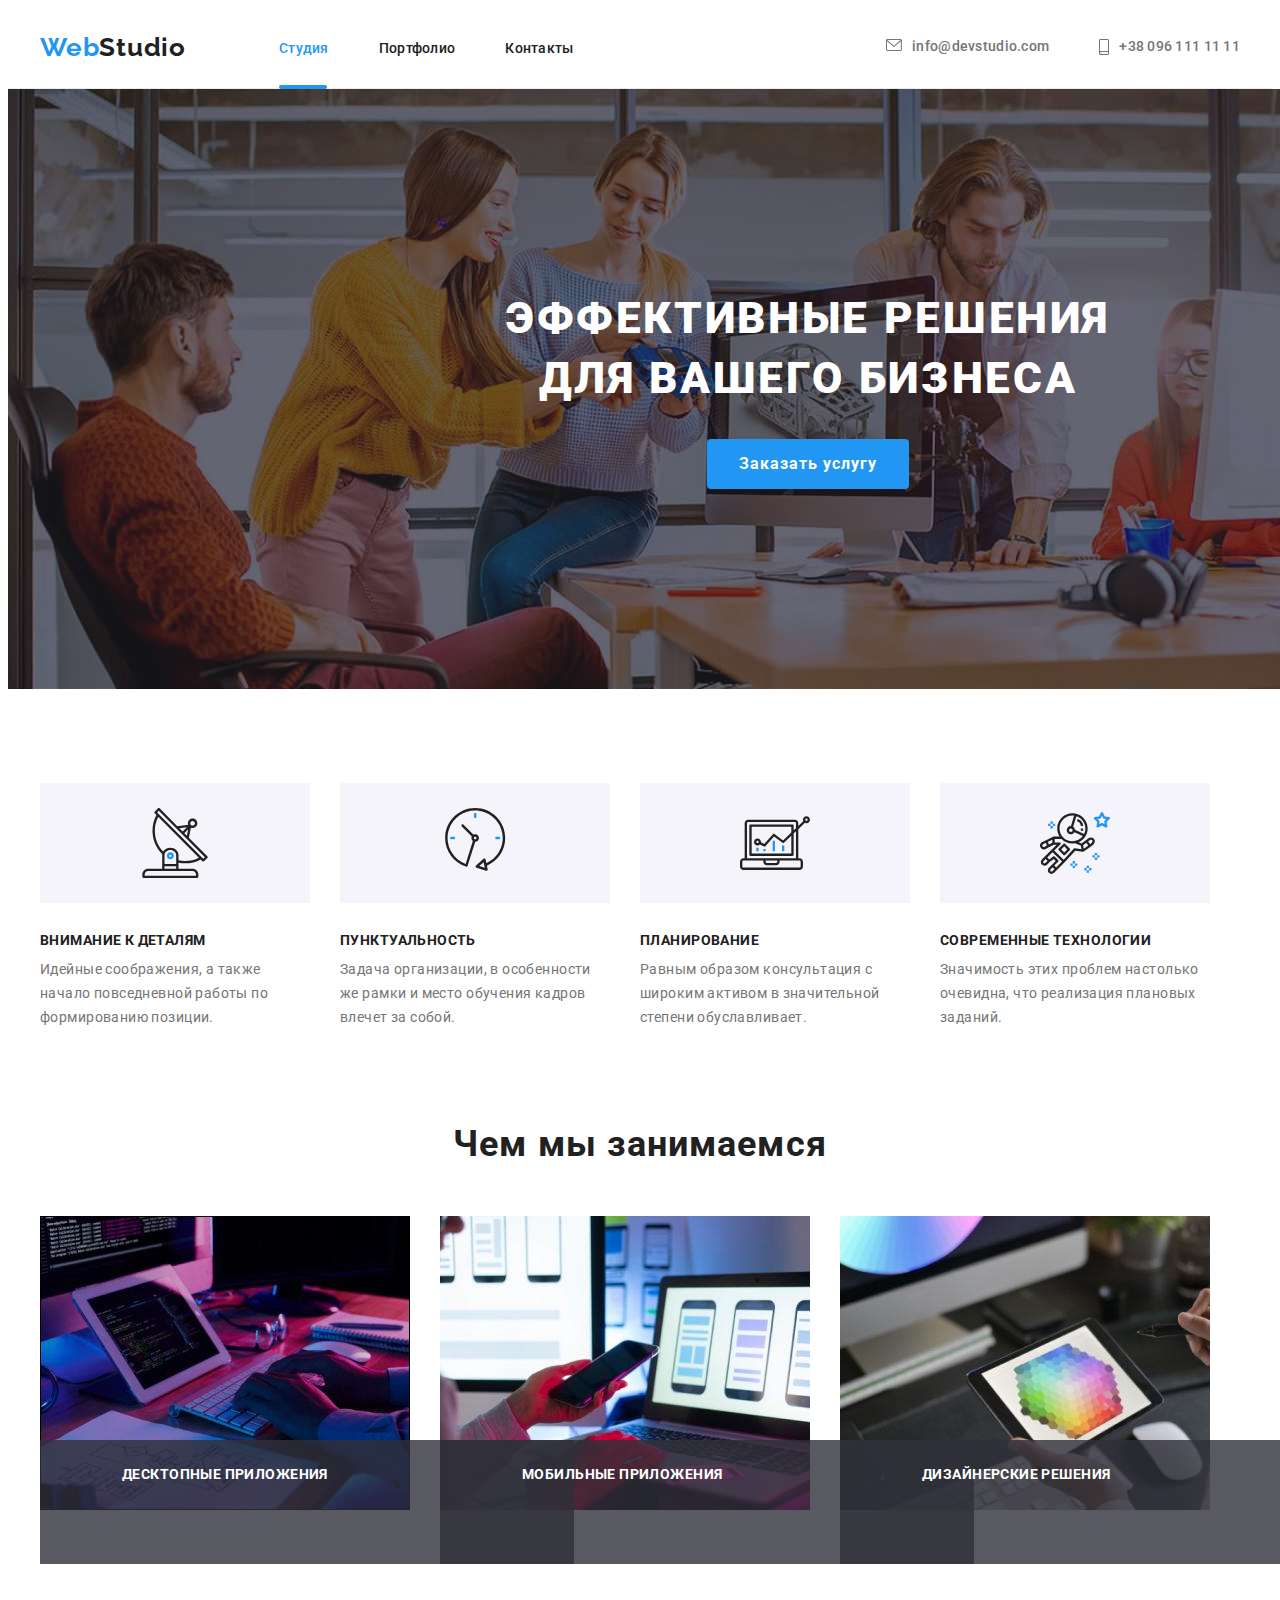
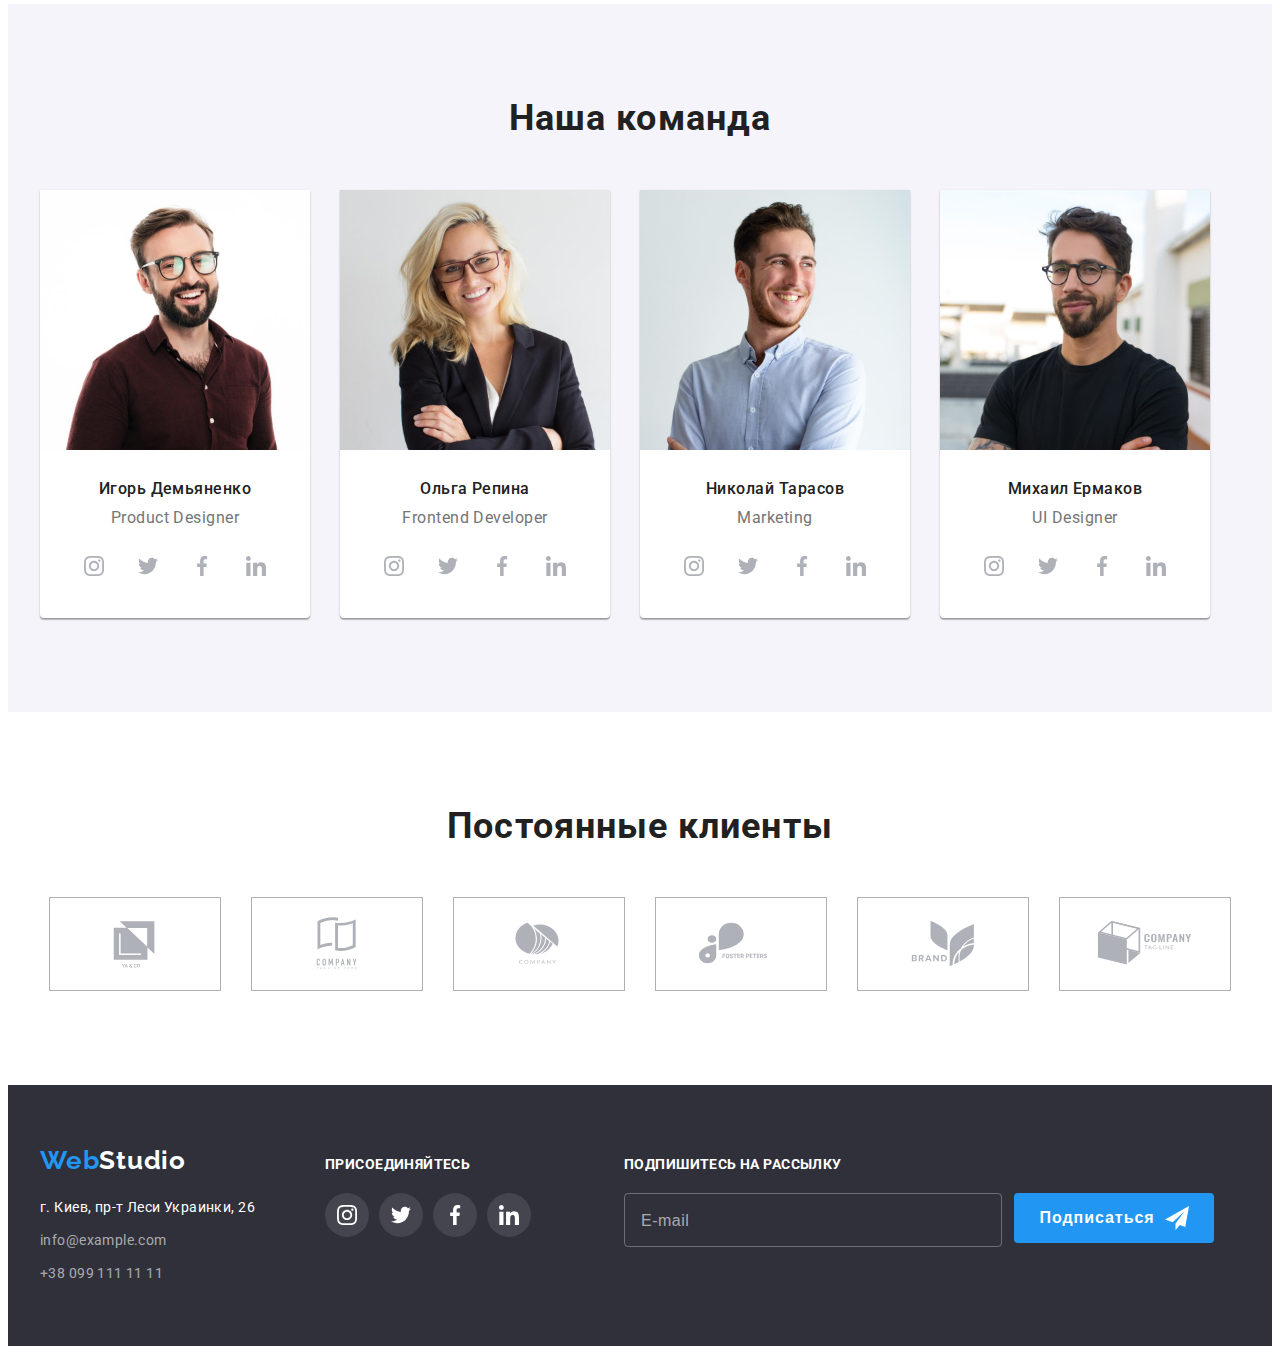
<file: index.html>
<!DOCTYPE html>
<html lang="ru">
  <head>
    <meta charset="UTF-8" />
    <meta http-equiv="X-UA-Compatible" content="IE=edge" />
    <meta name="viewport" content="width=device-width, initial-scale=1.0" />
    <title>WebStudio</title>
    <link
      href="https://fonts.googleapis.com/css2?family=Raleway:wght@700&family=Roboto:wght@400;500;700;900&display=swap"
      rel="stylesheet"
    />
    <link
      rel="stylesheet"
      href="https://cdnjs.cloudflare.com/ajax/libs/modern-normalize/1.1.0/modern-normalize.min.css"
      integrity="sha512-wpPYUAdjBVSE4KJnH1VR1HeZfpl1ub8YT/NKx4PuQ5NmX2tKuGu6U/JRp5y+Y8XG2tV+wKQpNHVUX03MfMFn9Q=="
      crossorigin="anonymous"
      referrerpolicy="no-referrer"
    />
    <link rel="stylesheet" href="./css/styles.css" />
  </head>
  <body>
    <!-- heder -->
    <header class="heder">
      <div class="container">
        <nav class="nav">
          <a href="/" class="logo">Web<span class="web">Studio</span></a>
          <ul class="nav-list list">
            <li class="nav-item"><a href="" class="link 
              studio current">Студия</a></li>
            <li class="nav-item">
              <a href="./portfolio.html" class="link portfolio">Портфолио</a>
            </li>
            <li class="nav-item"><a href="" class="link contacts">Контакты</a></li>
          </ul>
        </nav>
        <ul class="connection-list list">
          <li>
            <a href="mailto:info@devstudio.com" class="connection-link link">
              <svg class="connection-icon" width="16" height="12">
                <use href="./images/symbol-defs.svg#icon-envelope"></use></svg>info@devstudio.com
            </a>
          </li>
          <li>
            <a href="tel:+380961111111" class="link tel-heder">
              <svg class="connection-icon" width="10" height="16">
                <use href="./images/symbol-defs.svg#icon-smartphone"></use></svg>+38 096 111 11 11</a>
          </li>
        </ul>
      </div>
    </header>
    <!-- hero -->
    <main>
      <section class="hero section">
        <div class="container">
          <h1 class="hero-title">Эффективные решения для вашего бизнеса</h1>
          <button type="button" class="btn" data-modal-open>Заказать услугу</button>
        </div>
      </section>
      <!-- Benefits -->
      <section class="section">
        <div class="container">
          <h2 class="benefits">преимущества</h2>
          <div>
            <ul class="benefits-icon-list list">
              <li class="pre-icon">
                <svg class="benefits-icon-svg" width="70" height="70">
                  <use href="./images/symbol-defs.svg#icon-antenna"></use>
                </svg>
              </li>
              <li class="pre-icon">
                <svg class="benefits-icon-svg" width="70" height="70">
                  <use href="./images/symbol-defs.svg#icon-clock"></use>
                </svg>
              </li>
              <li class="pre-icon">
                <svg class="benefits-icon-svg" width="70" height="70">
                  <use href="./images/symbol-defs.svg#icon-diagram"></use>
                </svg>
              </li>
              <li class="pre-icon">
                <svg class="benefits-icon-svg" width="70" height="70">
                  <use href="./images/symbol-defs.svg#icon-astronaut"></use>
                </svg>
              </li>
            </ul>
          </div>
          <ul class="list-benefits list">
            <li>
              <h3 class="benefits-title">Внимание к деталям</h3>
              <p class="text-team">
                Идейные соображения, а также начало повседневной работы по
                формированию позиции.
              </p>
            </li>
            <li>
              <h3 class="benefits-title">Пунктуальность</h3>
              <p class="text-team">
                Задача организации, в особенности же рамки и место обучения
                кадров влечет за собой.
              </p>
            </li>
            <li>
              <h3 class="benefits-title">Планирование</h3>
              <p class="text-team">
                Равным образом консультация с широким активом в значительной
                степени обуславливает.
              </p>
            </li>
            <li>
              <h3 class="benefits-title">Современные технологии</h3>
              <p class="text-team">
                Значимость этих проблем настолько очевидна, что реализация
                плановых заданий.
              </p>
            </li>
          </ul>
        </div>
      </section>
      <!-- main directions -->
      <section class="section-direction">
        <div class="container">
          <h2 class="directions">Чем мы занимаемся</h2>
          <ul class="directions-list list">
            <li>
              <img
                src="./images/work1.jpg"
                alt="робочий процес"
                width="370"
                height="294"
              />
              <p class="directions-text">Десктопные приложения</p>
            </li>
            <li>
              <img
                src="./images/work2.jpg"
                alt="робочий процес"
                width="370"
                height="294"
              />
              <p class="directions-text">Мобильные приложения</p>
            </li>
            <li>
              <img
                src="./images/work3.jpg"
                alt="робочий процес"
                width="370"
                height="294"
              />
              <p class="directions-text">Дизайнерские решения</p>
            </li>
          </ul>
        </div>
      </section>
      <!-- team -->
      <section class="section-team section">
        <div class="container">
          <h2 class="team-title">Наша команда</h2>
          <ul class="list list-team">
            <li class="team-item">
              <img
                src="./images/team1.jpg"
                alt="фото людини"
                width="270"
                height="260"
              />
              <div class="div-team">
                <h3 class="title">Игорь Демьяненко</h3>
                <p class="text">Product Designer</p>
                <ul class="team-list-svg list">
                  <li><a href="" class="team-link"><svg class="team-icon" width="20" height="20"><use href="./images/symbol-defs.svg#icon-instagram-1"></use></svg></a></li>
                  <li><a href="" class="team-link"><svg class="team-icon" width="20" height="20"><use href="./images/symbol-defs.svg#icon-twitter-1"></use></svg></a></li>
                  <li><a href="" class="team-link"><svg class="team-icon" width="20" height="20"><use href="./images/symbol-defs.svg#icon-facebook-1"></use></svg></a></li>
                  <li><a href="" class="team-link"><svg class="team-icon" width="20" height="20"><use href="./images/symbol-defs.svg#icon-linkedin-1"></use></svg></a></li>
                </ul>
              </div>
            </li>
            <li class="team-item">
              <img
                src="./images/team2.jpg"
                alt="фото людини"
                width="270"
                height="260"
              />
              <div class="div-team">
                <h3 class="title">Ольга Репина</h3>
                <p class="text">Frontend Developer</p>
                <ul class="team-list-svg list">
                  <li><a href="" class="team-link"><svg class="team-icon" width="20" height="20"><use href="./images/symbol-defs.svg#icon-instagram-1"></use></svg></a></li>
                  <li><a href="" class="team-link"><svg class="team-icon" width="20" height="20"><use href="./images/symbol-defs.svg#icon-twitter-1"></use></svg></a></li>
                  <li><a href="" class="team-link"><svg class="team-icon" width="20" height="20"><use href="./images/symbol-defs.svg#icon-facebook-1"></use></svg></a></li>
                  <li><a href="" class="team-link"><svg class="team-icon" width="20" height="20"><use href="./images/symbol-defs.svg#icon-linkedin-1"></use></svg></a></li>
                </ul>
              </div>
            </li>
            <li class="team-item">
              <img
                src="./images/team3.jpg"
                alt="фото людини"
                width="270"
                height="260"
              />
              <div class="div-team">
                <h3 class="title">Николай Тарасов</h3>
                <p class="text">Marketing</p>
                <ul class="team-list-svg list">
                  <li><a href="" class="team-link"><svg class="team-icon" width="20" height="20"><use href="./images/symbol-defs.svg#icon-instagram-1"></use></svg></a></li>
                  <li><a href="" class="team-link"><svg class="team-icon" width="20" height="20"><use href="./images/symbol-defs.svg#icon-twitter-1"></use></svg></a></li>
                  <li><a href="" class="team-link"><svg class="team-icon" width="20" height="20"><use href="./images/symbol-defs.svg#icon-facebook-1"></use></svg></a></li>
                  <li><a href="" class="team-link"><svg class="team-icon" width="20" height="20"><use href="./images/symbol-defs.svg#icon-linkedin-1"></use></svg></a></li>
                </ul>
              </div>
            </li>
            <li class="team-item">
              <img
                src="./images/team4.jpg"
                alt="фото людини"
                width="270"
                height="260"
              />
              <div class="div-team">
                <h3 class="title">Михаил Ермаков</h3>
                <p class="text">UI Designer</p>
                <ul class="team-list-svg list">
                  <li><a href="" class="team-link"><svg class="team-icon" width="20" height="20"><use href="./images/symbol-defs.svg#icon-instagram-1"></use></svg></a></li>
                  <li><a href="" class="team-link"><svg class="team-icon" width="20" height="20"><use href="./images/symbol-defs.svg#icon-twitter-1"></use></svg></a></li>
                  <li><a href="" class="team-link"><svg class="team-icon" width="20" height="20"><use href="./images/symbol-defs.svg#icon-facebook-1"></use></svg></a></li>
                  <li><a href="" class="team-link"><svg class="team-icon" width="20" height="20"><use href="./images/symbol-defs.svg#icon-linkedin-1"></use></svg></a></li>
                </ul>
              </div>
            </li>
          </ul>
        </div>
      </section>
      <section class="regular-customers">
        <div class="container">
        <h2 class="team-title">Постоянные клиенты</h2>
        <ul class="regular-list list">
          <li><a href="" class="regular-link"><svg class="regular-icon" width="106" height="60"><use href="./images/symbol-defs.svg#icon-Logo-6"></use></svg></a></li>
          <li><a href="" class="regular-link"><svg class="regular-icon" width="106" height="60"><use href="./images/symbol-defs.svg#icon-Logo-1"></use></svg></a></li>
          <li><a href="" class="regular-link"><svg class="regular-icon" width="106" height="60"><use href="./images/symbol-defs.svg#icon-Logo-2"></use></svg></a></li>
          <li><a href="" class="regular-link"><svg class="regular-icon" width="106" height="60"><use href="./images/symbol-defs.svg#icon-Logo-3"></use></svg></a></li>
          <li><a href="" class="regular-link"><svg class="regular-icon" width="106" height="60"><use href="./images/symbol-defs.svg#icon-Logo-4"></use></svg></a></li>
          <li><a href="" class="regular-link"><svg class="regular-icon" width="106" height="60"><use href="./images/symbol-defs.svg#icon-Logo-5"></use></svg></a></li>
        </ul>
      </div>
      </section>
    </main>
    <!-- footer -->
    <footer class="footer">
      <div class="container">
        <div class="footer-conteiner">
        <div class="div-address">
          <a href="/" class="logo-footer"
          >Web<span class="web-footer">Studio</span></a>
          <address class="address">
          <a
            href="https://goo.gl/maps/K1gQqmpMc34QFqacA"
            target="_blank"
            rel=""
            class="locations link"
            >г. Киев, пр-т Леси Украинки, 26</a
          >
          <ul class="address-list list">
            <li>
              <a href="mailto:info@example.com" class="link"
                >info@example.com</a
              >
            </li>
            <li>
              <a href="tel:+380991111111" class="link">+38 099 111 11 11</a>
            </li>
          </ul>
         </address>
      </div>
      <div class="div-svg">
        <h2 class="footer-title">присоединяйтесь</h2>
        <ul class="footer-list-svg list">
          <li><a href="" class="footer-link"><svg class="footer-icon" width="20" height="20"><use href="./images/symbol-defs.svg#icon-instagram-1"></use></svg></a></li>
          <li><a href="" class="footer-link"><svg class="footer-icon" width="20" height="20"><use href="./images/symbol-defs.svg#icon-twitter-1"></use></svg></a></li>
          <li><a href="" class="footer-link"><svg class="footer-icon" width="20" height="20"><use href="./images/symbol-defs.svg#icon-facebook-1"></use></svg></a></li>
          <li><a href="" class="footer-link"><svg class="footer-icon" width="20" height="20"><use href="./images/symbol-defs.svg#icon-linkedin-1"></use></svg></a></li>
        </ul>
      </div>
      <div class="foter-forma div-div">
      <p class="footer-title ">Подпишитесь на рассылку</p>
      <form class="footer-forma-form">
        <input type="email" name="footer-email" class="input-footer-forma" placeholder="E-mail">
        <button type="submit" name="footer-button" class="button-footer-forma">Подписаться<svg class="icon-form" width="24" height="24"><use href="./images/symbol-defs.svg#icon-icon-send"></use></svg></button>
      </form>
    </div>
      </div>
      
      </div>
    </footer>
    <div class="backdrop is-hidden" data-modal>

      <div class="modal">
        <button type="button" class="modal-button" data-modal-close><svg class="close-icon" width="18" height="18"><use href="./images/symbol-defss.svg#icon---18dp-2-1"></use></svg></button>
        <h2 class="form-title">Оставьте свои данные, мы вам перезвоним</h2>
       <form class="form-modal">
       <div class="input-field">
        <label for="name" class="input-title">Имя</label>
        <div class="input-wrap">
        <input type="text" name="name" id="name" class="form-input" autofocus>
        <svg class="icons" width="18" height="18" ><use href="./images/symbol-defs.svg#icon-person-black-18dp-1"></use></svg>
      </div>
       </div>
       <div class="input-field">
        <label for="phone number" class="input-title">Телефон</label>
        <div class="input-wrap">
        <input type="tel" name="phone number" id="phone number" class="form-input" placeholder="">
        <svg class="icons" width="18" height="18"><use href="images/symbol-defs.svg#icon-phone-black-18dp-1"></use></svg>
      </div>
       </div>
       <div class="input-field">
        <label for="mail" class="input-title">Почта</label>
        <div class="input-wrap">
        <input type="email" name="mail" id="mail" class="form-input" placeholder="">
        <svg class="icons" width="18" height="18"><use href="./images/symbol-defs.svg#icon-email-black-18dp-1"></use></svg>
      </div>
      </div>
        <label for="comment" class="input-title">Комментарий</label>
        <textarea name="comment" id="comment" cols="30" rows="10" class="form-comment" placeholder="Введите текст"></textarea>
        <div>
        <input type="checkbox" name="check" id="check" class="input-check" value="true">
        <label for="check" value="treaty" class="check-text">
          <span class="span-check">
            <svg class="icons-check" width="16" height="15" ><use href="./images/symbol-defs.svg#icon-Vector"></use></svg>
          </span>
          Соглашаюсь с рассылкой и принимаю  <a href="" class="check-link">Условия договора</a></label>
        </div> 
        <button type="submit" class="button-send">Отправить</button>
       </form>
       </div>
      </div>
    </div>
    <script src="./js/modal.js"></script>
  </body>
</html>
</file>
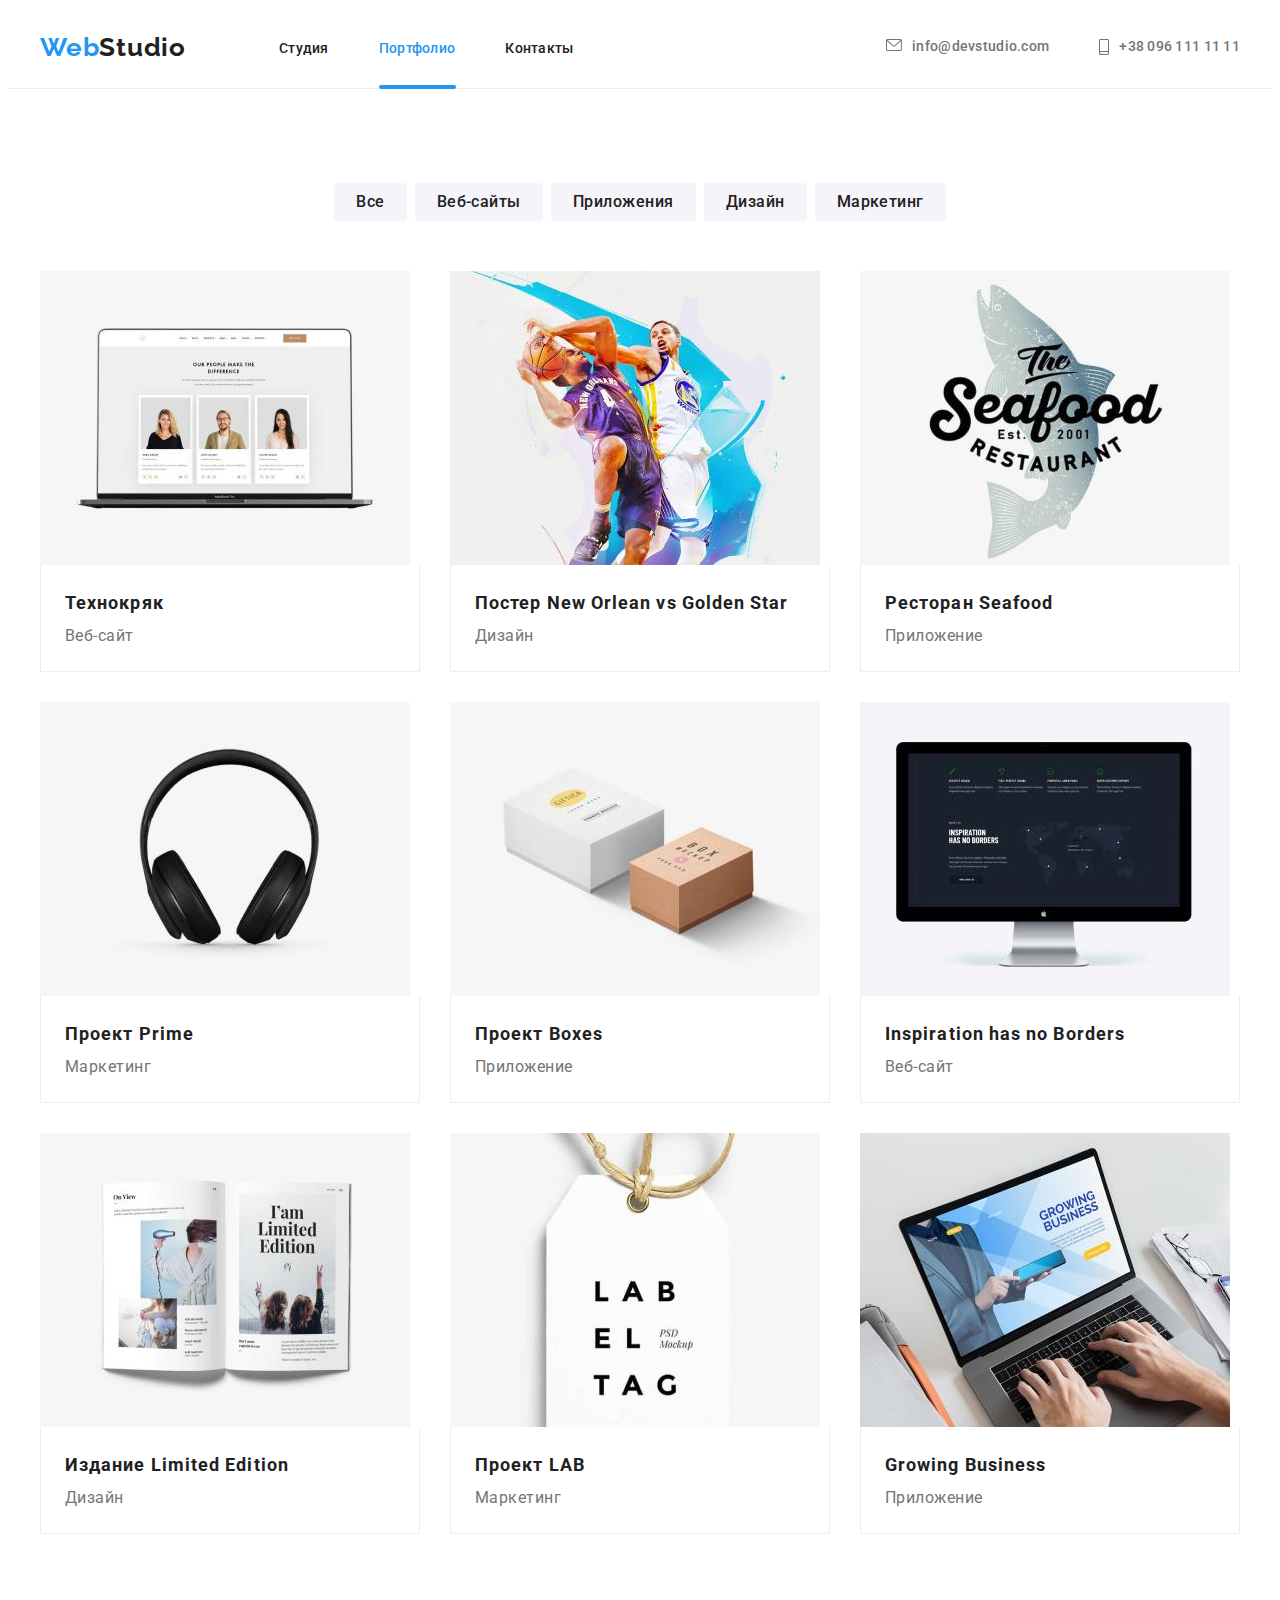
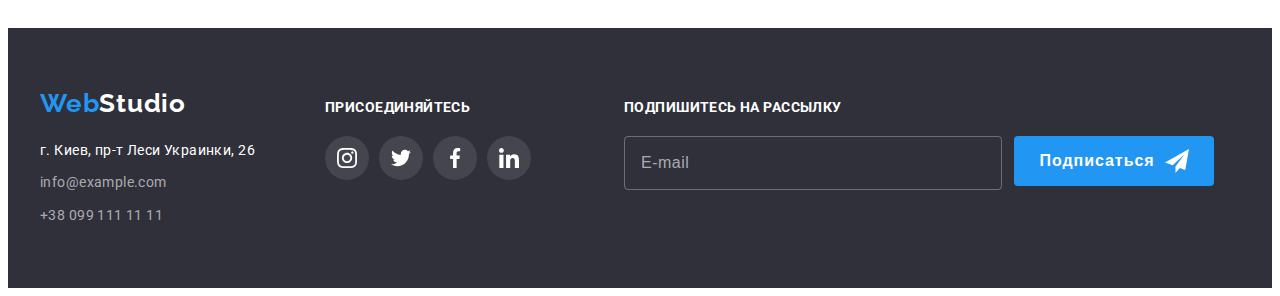
<file: portfolio.html>
<!DOCTYPE html>
<html lang="ru">
  <head>
    <meta charset="UTF-8" />
    <meta http-equiv="X-UA-Compatible" content="IE=edge" />
    <meta name="viewport" content="width=device-width, initial-scale=1.0" />
    <title>portfolio</title>

    <link
      href="https://fonts.googleapis.com/css2?family=Raleway:wght@700&family=Roboto:wght@400;500;700;900&display=swap"
      rel="stylesheet"
    />
    <link
      rel="stylesheet"
      href="https://cdnjs.cloudflare.com/ajax/libs/modern-normalize/1.1.0/modern-normalize.min.css"
      integrity="sha512-wpPYUAdjBVSE4KJnH1VR1HeZfpl1ub8YT/NKx4PuQ5NmX2tKuGu6U/JRp5y+Y8XG2tV+wKQpNHVUX03MfMFn9Q=="
      crossorigin="anonymous"
      referrerpolicy="no-referrer"
    />
    <link rel="stylesheet" href="./css/styles.css" />
  </head>
  <body>
    <!-- heder -->
    <header class="heder">
      <div class="container">
        <nav class="nav">
          <a href="/" class="logo">Web<span class="web">Studio</span></a>
          <ul class="nav-list list">
            <li class="nav-item">
              <a href="./index.html" class="link studio">Студия</a>
            </li>
            <li class="nav-item">
              <a href="" class="link portfolio current">Портфолио</a>
            </li>
            <li class="nav-item">
              <a href="" class="link contacts">Контакты</a>
            </li>
          </ul>
        </nav>
        <ul class="connection-list list">
          <li>
            <a href="mailto:info@devstudio.com" class="connection-link link">
              <svg class="connection-icon" width="16" height="12">
                <use href="./images/symbol-defs.svg#icon-envelope"></use></svg>info@devstudio.com
            </a>
          </li>
          <li>
            <a href="tel:+380961111111" class="link tel-heder">
              <svg class="connection-icon" width="10" height="16">
                <use href="./images/symbol-defs.svg#icon-smartphone"></use></svg>+38 096 111 11 11</a
            >
          </li>
        </ul>
      </div>
    </header>
    <!-- main -->
    <main>
      <!-- filter -->
      <section class="section">
        <div class="container">
          <ul class="list-btn list">
            <li><button type="button" class="btn-portfolio">Все</button></li>
            <li>
              <button type="button" class="btn-portfolio">Веб-сайты</button>
            </li>
            <li>
              <button type="button" class="btn-portfolio">Приложения</button>
            </li>
            <li><button type="button" class="btn-portfolio">Дизайн</button></li>
            <li>
              <button type="button" class="btn-portfolio">Маркетинг</button>
            </li>
          </ul>

          <ul class="list list-project">
            <li class="filter-item">
              <div class="project-wrap">
              <img
                src="./images/interactive.jpg"
                alt=""
                width="370"
                height="294"
              />
              <p class="project-text">
                Ресурс предлагает комплексные предложения с разным уровнем
                функционала и сервисов. Все это позволит посетителю получить
                исчерпывающие сведения о компании или частном лице.
              </p>
            </div>
              <div class="div-portfolio">
                <h3 class="filter-title">Технокряк</h3>
                <p class="filter-text">Веб-сайт</p>
              </div>
            </li>
            <li class="filter-item">
              <div class="project-wrap">
              <img
                src="images/interactive1.jpg"
                alt=""
                width="370"
                height="294"
              />
              <p class="project-text">
                Ресурс предлагает комплексные предложения с разным уровнем
                функционала и сервисов. Все это позволит посетителю получить
                исчерпывающие сведения о компании или частном лице.
              </p>
            </div>
              <div class="div-portfolio">
                <h3 class="filter-title">Постер New Orlean vs Golden Star</h3>
                <p class="filter-text">Дизайн</p>
              </div>
            </li>
            <li class="filter-item">
              <div class="project-wrap">
              <img
                src="images/interactive3.jpg"
                alt=""
                width="370"
                height="294"
              />
              <p class="project-text">
                Ресурс предлагает комплексные предложения с разным уровнем
                функционала и сервисов. Все это позволит посетителю получить
                исчерпывающие сведения о компании или частном лице.
              </p>
            </div>
              <div class="div-portfolio">
                <h3 class="filter-title">Ресторан Seafood</h3>
                <p class="filter-text">Приложение</p>
              </div>
            </li>
            <li class="filter-item">
              <div class="project-wrap">
              <img
                src="images/interactive4.jpg"
                alt=""
                width="370"
                height="294"
              />
              <p class="project-text">
                Ресурс предлагает комплексные предложения с разным уровнем
                функционала и сервисов. Все это позволит посетителю получить
                исчерпывающие сведения о компании или частном лице.
              </p>
            </div>
              <div class="div-portfolio">
                <h3 class="filter-title">Проект Prime</h3>
                <p class="filter-text">Маркетинг</p>
              </div>
            </li>
            <li class="filter-item">
              <div class="project-wrap">
              <img
                src="images/interactive5.jpg"
                alt=""
                width="370"
                height="294"
              />
              <p class="project-text">
                Ресурс предлагает комплексные предложения с разным уровнем
                функционала и сервисов. Все это позволит посетителю получить
                исчерпывающие сведения о компании или частном лице.
              </p>
            </div>
              <div class="div-portfolio">
                <h3 class="filter-title">Проект Boxes</h3>
                <p class="filter-text">Приложение</p>
              </div>
            </li>
            <li class="filter-item">
              <div class="project-wrap">
              <img
                src="images/interactive6.jpg"
                alt=""
                width="370"
                height="294"
              />
              <p class="project-text">
                Ресурс предлагает комплексные предложения с разным уровнем
                функционала и сервисов. Все это позволит посетителю получить
                исчерпывающие сведения о компании или частном лице.
              </p>
            </div>
              <div class="div-portfolio">
                <h3 class="filter-title">Inspiration has no Borders</h3>
                <p class="filter-text">Веб-сайт</p>
              </div>
            </li>
            <li class="filter-item">
              <div class="project-wrap">
              <img
                src="images/interactive7.jpg"
                alt=""
                width="370"
                height="294"
              />
              <p class="project-text">
                Ресурс предлагает комплексные предложения с разным уровнем
                функционала и сервисов. Все это позволит посетителю получить
                исчерпывающие сведения о компании или частном лице.
              </p>
            </div>
              <div class="div-portfolio">
                <h3 class="filter-title">Издание Limited Edition</h3>
                <p class="filter-text">Дизайн</p>
              </div>
            </li>
            <li class="filter-item">
              <div class="project-wrap">
              <img
                src="images/interactive8.jpg"
                alt=""
                width="370"
                height="294"
              />
              <p class="project-text">
                Ресурс предлагает комплексные предложения с разным уровнем
                функционала и сервисов. Все это позволит посетителю получить
                исчерпывающие сведения о компании или частном лице.
              </p>
            </div>
              <div class="div-portfolio">
                <h3 class="filter-title">Проект LAB</h3>
                <p class="filter-text">Маркетинг</p>
              </div>
            </li>
            <li class="filter-item">
              <div class="project-wrap">
              <img
                src="images/interactive9.jpg"
                alt=""
                width="370"
                height="294"
              />
              <p class="project-text">
                Ресурс предлагает комплексные предложения с разным уровнем
                функционала и сервисов. Все это позволит посетителю получить
                исчерпывающие сведения о компании или частном лице.
              </p>
            </div>
              <div class="div-portfolio">
                <h3 class="filter-title">Growing Business</h3>
                <p class="filter-text">Приложение</p>
              </div>
            </li>
          </ul>
        </div>
      </section>
    </main>
    <!-- footer -->
    <footer class="footer">
      <div class="container">
        <div class="footer-conteiner">
        <div class="div-address">
          <a href="/" class="logo-footer"
          >Web<span class="web-footer">Studio</span></a>
          <address class="address">
          <a
            href="https://goo.gl/maps/K1gQqmpMc34QFqacA"
            target="_blank"
            rel=""
            class="locations link"
            >г. Киев, пр-т Леси Украинки, 26</a
          >
          <ul class="address-list list">
            <li>
              <a href="mailto:info@example.com" class="link"
                >info@example.com</a
              >
            </li>
            <li>
              <a href="tel:+380991111111" class="link">+38 099 111 11 11</a>
            </li>
          </ul>
         </address>
      </div>
      <div class="div-svg">
        <h2 class="footer-title">присоединяйтесь</h2>
        <ul class="footer-list-svg list">
          <li><a href="" class="footer-link"><svg class="footer-icon" width="20" height="20"><use href="./images/symbol-defs.svg#icon-instagram-1"></use></svg></a></li>
          <li><a href="" class="footer-link"><svg class="footer-icon" width="20" height="20"><use href="./images/symbol-defs.svg#icon-twitter-1"></use></svg></a></li>
          <li><a href="" class="footer-link"><svg class="footer-icon" width="20" height="20"><use href="./images/symbol-defs.svg#icon-facebook-1"></use></svg></a></li>
          <li><a href="" class="footer-link"><svg class="footer-icon" width="20" height="20"><use href="./images/symbol-defs.svg#icon-linkedin-1"></use></svg></a></li>
        </ul>
      </div>
      <div class="foter-forma div-div">
      <p class="footer-title ">Подпишитесь на рассылку</p>
      <form class="footer-forma-form">
        <input type="email" name="footer-email" class="input-footer-forma" placeholder="E-mail">
        <button type="submit" name="footer-button" class="button-footer-forma">Подписаться<svg class="icon-form" width="24" height="24"><use href="./images/symbol-defs.svg#icon-icon-send"></use></svg></button>
      </form>
    </div>
      </div>
      
      </div>
    </footer>
  </body>
</html>
</file>
<file: css/styles.css>
:root {
  --title-tex-color: #212121;
  --accent-color: #2196f3;
  --text-color: #757575;
  --main-color: #ffffff;
}

p,
h1,
h2,
h3,
h4,
h5,
h6 {
  margin: 0;
}

ul {
  margin: 0;
  padding-left: 0;
}

body {
  background-color: var(--main-color);
  font-family: Roboto, sans-serif;
}
.container {
  width: 1200px;
  padding-left: 15px;
  padding-right: 15px;
  margin: 0 auto;
  /* outline: 2px solid red; */
}

.section {
  padding: 94px 0;
  /* width: 1600px; */
}
/* heder */
.heder {
  padding-top: 24px;
  padding-bottom: 25px;
   /* width: 1600px; */
  border-bottom: 1px solid #ececec;
}
.web {
  color: var(--title-tex-color);
}
.logo {
  font-family: "Raleway", sans-serif;
  font-weight: 700;
  font-size: 26px;
  line-height: 1.19;
  letter-spacing: 0.03em;
  color: var(--accent-color);
  text-decoration: none;

  margin-right: 93px;
}
.nav-item {
  position: relative;
}

.link {
  text-decoration: none;
  transition-property: color;
  transition-duration: 250ms;
  transition-timing-function: cubic-bezier(0.4, 0, 0.2, 1);
}
.studio.current::after {
  content: "";
  position: absolute;
  width: 48px;
  height: 4px;
  left: 0px;
  top: 47px;
  background: #2196f3;
  border-radius: 2px;
}
.portfolio.current::after {
  content: "";
  position: absolute;
  width: 77px;
  height: 4px;
  left: 0px;
  top: 47px;
  background: #2196f3;
  border-radius: 2px;
}
/* .contacts:hover::after {
  content: "";
  position: absolute;
  width: 68px;
  height: 4px;
  left: 0px;
  top: 47px;
  background: #2196f3;
  border-radius: 2px;
} */
.list {
  list-style-type: none;
}

.nav-list .link {
  font-weight: 500;
  font-size: 14px;
  line-height: 1.14;
  letter-spacing: 0.02em;
  color: var(--title-tex-color);
}

.connection-list .link {
  font-weight: 500;
  font-size: 14px;
  line-height: 1.14;
  letter-spacing: 0.02em;
  color: var(--text-color);
}

.connection-link {
  display: flex;
  align-items: baseline;
  gap: 10px;
}
.connection-icon {
  fill: currentColor;
  align-items: center;
  justify-content: center;
}

.tel-heder {
  margin-left: 50px;
  gap: 10px;
  display: flex;
}
.heder .container {
  display: flex;
  align-items: center;
}
.nav {
  display: flex;
  align-items: center;
}
.nav-list {
  display: flex;
  column-gap: 50px;
}

.connection-list {
  display: flex;
  margin-left: auto;
}

/* hero */

.hero {
  background-image: linear-gradient(
      rgba(47, 48, 58, 0.4),
      rgba(47, 48, 58, 0.4)
    ),
    url(../images/hero.jpg);
  padding: 200px 0;
  background-repeat: no-repeat;
  background-position: center;
  background-size: cover;
  min-width: 1600px;
  margin: 0 auto;
}
.hero-title {
  font-weight: 900;
  font-size: 44px;
  line-height: 1.36;
  text-align: center;
  text-transform: uppercase;
  letter-spacing: 0.06em;
  color: var(--main-color);

  max-width: 696px;
  margin: 0 auto;
}

.btn {
  background-color: var(--accent-color);
  color: var(--main-color);
  cursor: pointer;
  font-family: inherit;
  font-weight: 700;
  font-size: 16px;
  line-height: 1.87;
  letter-spacing: 0.06em;

  display: block;
  margin: 0 auto;
  margin-top: 30px;
  border: 0;
  border-radius: 4px;
  padding: 10px 32px;

  transition-property: color;
  transition-duration: 250ms;
  transition-timing-function: cubic-bezier(0.4, 0, 0.2, 1);
}
.btn:hover,
.btn:focus {
  color: black;
  transition: color 250ms cubic-bezier(0.4, 0, 0.2, 1);
}
/* Benefits */

.benefits {
  position: absolute;
  white-space: nowrap;
  width: 1px;
  height: 1px;
  overflow: hidden;
  border: 0;
  padding: 0;
  clip: rect(0 0 0 0);
  clip-path: inset(50%);
  margin: -1px;
}

.benefits-title {
  font-weight: 700;
  font-size: 14px;
  line-height: 1.14;
  letter-spacing: 0.03em;
  text-transform: uppercase;
  color: var(--title-tex-color);

  margin-bottom: 10px;
}

.benefits-icon-list {
  display: flex;
  gap: 30px;
  margin-bottom: 30px;
}
.pre-icon {
  display: flex;
  justify-content: center;
  align-items: center;
  width: 270px;
  height: 120px;
  background-color: #f5f4fa;
}
.benefits-icon-svg {
  display: flex;
}

.list-benefits {
  display: flex;

  column-gap: 30px;
}

.text-team {
  font-weight: 400;
  font-size: 14px;
  line-height: 1.71;
  letter-spacing: 0.03em;
  color: var(--text-color);

  width: 270px;
}

/* directions */

.section-direction {
  padding-bottom: 94px;
}

.directions {
  font-weight: 700;
  font-size: 36px;
  line-height: 1.16;
  text-align: center;
  letter-spacing: 0.03em;
  color: var(--title-tex-color);

  margin-bottom: 50px;
}

.directions-list {
  margin: 0;
  display: flex;
  column-gap: 30px;
  position: relative;
}
.directions-text {
  font-weight: 700;
  font-size: 14px;
  line-height: 1.14;
  letter-spacing: 0.03em;
  text-transform: uppercase;
  color: #ffffff;
  background-color: rgba(47, 48, 58, 0.8);

  position: absolute;
  top: 224px;
  width: 370px;
  height: 70px;
  padding: 27px 82px;
}
/* team */
.section-team {
  background-color: #f5f4fa;
}
.team-item {
  background-color: var(--main-color);
  box-shadow: 0px 1px 3px rgba(0, 0, 0, 0.12), 0px 1px 1px rgba(0, 0, 0, 0.14),
    0px 2px 1px rgba(0, 0, 0, 0.2);
  border-radius: 0px 0px 4px 4px;
}
.team-title {
  font-weight: 700;
  font-size: 36px;
  line-height: 1.16;
  text-align: center;
  letter-spacing: 0.03em;
  color: var(--title-tex-color);
  margin-bottom: 50px;
}
.list-team {
  display: flex;
  column-gap: 30px;
}
.list-team .title {
  font-weight: 500;
  font-size: 16px;
  line-height: 1.18;
  letter-spacing: 0.03em;
  text-align: center;
  color: var(--title-tex-color);

  margin-bottom: 10px;
}
.list-team .text {
  font-weight: 400;
  font-size: 16px;
  line-height: 1.18;
  letter-spacing: 0.03em;
  text-align: center;
  color: var(--text-color);
  margin-bottom: 16px;
}
.div-team {
  padding-top: 30px;
  padding-bottom: 30px;
}
.team-list-svg {
  display: flex;
  justify-content: center;
  gap: 10px;
}
.team-link {
  display: flex;
  width: 44px;
  height: 44px;
  border-radius: 50%;
  background-color: var(--main-color);
  align-items: center;
  justify-content: center;

  transition-property: background-color, fill;
  transition-duration: 250ms;
  transition-timing-function: cubic-bezier(0.4, 0, 0.2, 1);
}
.team-link:hover,
.team-link:focus {
  background-color: var(--accent-color);
}
.team-link:hover .team-icon,
.team-link:focus .team-icon {
  fill: var(--main-color);
}

.team-icon {
  fill: #afb1b8;
}

/* regular customers */

.regular-customers {
  padding: 94px 0;
  background-color: var(--main-color);
}
.regular-list {
  display: flex;
  justify-content: center;
  gap: 30px;
}
.regular-link {
  display: flex;
  width: 170px;
  height: 92px;
  border: 1px solid #afb1b8;
  align-items: center;
  justify-content: center;
  fill: #afb1b8;

  transition-property: border, fill;
  transition-duration: 250ms;
  transition-timing-function: cubic-bezier(0.4, 0, 0.2, 1);
}
.regular-link:hover,
.regular-link:focus {
  border: 1px solid var(--accent-color);
  fill: var(--accent-color);
}

/* footer */
.logo-footer {
  font-family: "Raleway";
  font-weight: 700;
  font-size: 26px;
  line-height: 1.19;
  letter-spacing: 0.03em;
  color: var(--accent-color);
  text-decoration: none;

  margin-bottom: 20px;
  display: block;
}
.web-footer {
  color: var(--main-color);
}
.footer {
  background-color: #2f303a;
  padding: 60px 0;
}

.locations {
  font-style: normal;
  font-weight: 400;
  font-size: 14px;
  line-height: 1.71;
  letter-spacing: 0.03em;
  color: var(--main-color);
  text-decoration: none;
}
.address {
}

.address-list .link {
  font-style: normal;
  font-weight: 400;
  font-size: 14px;
  line-height: 1.71;
  letter-spacing: 0.03em;
  color: rgba(255, 255, 255, 0.6);

  margin-top: 9px;
  display: block;
}
.link:hover,
.link:focus {
  color: var(--accent-color);
}
.nav-list .link.current {
  color: var(--accent-color);
}

.footer-title {
  font-weight: 700;
  font-size: 14px;
  line-height: 1.14;
  letter-spacing: 0.03em;
  text-transform: uppercase;
  color: #ffffff;
  margin-bottom: 20px;
}
.footer-list-svg {
  display: flex;
  gap: 10px;
}
.footer-link {
  display: flex;
  width: 44px;
  height: 44px;
  border-radius: 50%;
  background-color: rgba(255, 255, 255, 0.1);
  justify-content: center;
  align-items: center;
  fill: #ffffff;

  transition-property: background-color;
  transition-duration: 250ms;
  transition-timing-function: cubic-bezier(0.4, 0, 0.2, 1);
}
.footer-link:hover,
.footer-link:focus {
  background-color: var(--accent-color);
}
.footer-conteiner {
  display: flex;
  /* gap: 70px; */
  align-items: baseline;
}
.div-address{
 margin-right: 70px; 
}
.div-svg{
  margin-right: 93px;
}
.foter-forma{

}
.footer-forma-form{
  display: flex;
}
.input-footer-forma{
  margin-right: 12px;
  width: 358px;
  height: 50px;
  background-color:transparent;
  border: 1px solid rgba(255, 255, 255, 0.3);
  border-radius: 4px;
  color: #ffffff;

  font-weight: 400;
  font-size: 18px;
  line-height: 1.25;
  letter-spacing: 0.03em;
  padding-left: 16px;
}
.input-footer-forma::placeholder{
font-weight: 400;
font-size: 16px;
line-height: 1.25;
letter-spacing: 0.03em;
color: rgba(255, 255, 255, 0.6);
/* padding-left: 16px; */
}
.button-footer-forma{
  width: 200px;
  height: 50px;
  background-color: #2196F3;
  border-radius: 4px;
  border: none;

 font-weight: 700;
 font-size: 16px;
 line-height: 1.87;
 letter-spacing: 0.06em;
 color: #FFFFFF;

 display: flex;
 align-items: center;
 justify-content: center;

 transition-property: color,fill;
 transition-duration: 250ms;
 transition-timing-function: cubic-bezier(0.4, 0, 0.2, 1);
}
.button-footer-forma:hover{
  color:black ;
}
.icon-form{
margin-left: 10px;
fill:currentColor

}


/* form-modal */

.modal-button {
  background: #ffffff;
  border: 1px solid rgba(0, 0, 0, 0.1);
  border-radius: 50%;

  position: absolute;
  right: 8px;
  top: 8px;

  width: 30px;
  height: 30px;
  display: flex;
  align-items: center;
  cursor: pointer;
  transition:color 250ms linear;
}
.modal-button:hover,
.modal-button:focus{
color: var(--accent-color);

}
.close-icon {
  fill: currentColor;
}

.form-title{
  font-size: 20px;
  line-height: 23px;
  text-align: center;
  color: #212121;
  margin-bottom: 12px;
}

.form-modal{
  display: flex;
  flex-direction: column;
}
.input-field  {
 margin-bottom: 10px;
}
.input-title{
margin-bottom: 4px;
display: block;
font-weight: 400;
font-size: 12px;
line-height: 14px;
letter-spacing: 0.01em;

color: #757575;
}
.input-wrap{
  position: relative;
}
.form-input{
  width: 100%; 
  height: 40px;
  border: 1px solid rgba(33, 33, 33, 0.2);
  border-radius: 4px;
  display: block;
  padding-left: 42px;

  font-weight: 400;
  font-size: 14px;
  line-height: 1.71;

  transition-property:outline,border-color;
  transition-duration: 250ms;
  transition-timing-function: cubic-bezier(0.4, 0, 0.2, 1);
}
.form-input:hover,
.form-input:focus{
  border-color: var(--accent-color);
  outline: var(--accent-color);
  fill: var(--accent-color);
}
.icons{
position: absolute;
top: 50%;
transform: translateY(-50%);
left: 15px;

transition-property:fill;
transition-duration: 250ms;
transition-timing-function: cubic-bezier(0.4, 0, 0.2, 1);
}
.form-input:hover + .icons,
.form-input:focus + .icons{
  fill: var(--accent-color);
}


.form-comment{
  border: 1px solid rgba(33, 33, 33, 0.2);
  border-radius: 4px;
  padding: 12px 16px;
  margin-bottom: 20px;
  width: 100%;
  height: 120px;
  resize: none;

  font-weight: 400;
  font-size: 12px;
  line-height: 1.33;

  transition-property:outline,border-color;
  transition-duration: 250ms;
  transition-timing-function: cubic-bezier(0.4, 0, 0.2, 1);
}
.form-comment:hover,
.form-comment:focus{
  border-color: var(--accent-color);
  outline: var(--accent-color);
}
.form-comment::placeholder{
font-weight: 400;
font-size: 12px;
line-height: 1.33;
letter-spacing: 0.01em;
color: rgba(117, 117, 117, 0.5);
}
.input-check{
display: flex;
position: absolute;
white-space: nowrap;
width: 1px;
height: 1px;
overflow: hidden;
border: 0;
padding: 0;
clip: rect(0 0 0 0);
clip-path: inset(50%);
margin: -1px;
}
.input-check:checked + .check-text .span-check{
background-color: var(--accent-color);
border-color: var(--accent-color);
}
.input-check:focus + .check-text .span-check{
  border-color: var(--accent-color);
}
.input-check:checked + .check-text .icons-check{
  fill: var(--main-color);
}
.check-text{
  font-weight: 400;
  font-size: 14px;
  line-height: 1.71;
  letter-spacing: 0.03em;
  color: #757575;

  margin-bottom: 30px;
  margin-left: 14px;
  display: flex;
  align-items: center;
}
.span-check{
  width: 16px;
  height: 15px;
  border: 2px solid #212121;
  border-radius: 3px;
  margin-right: 5px;

  display: flex;
  align-items: center;
  justify-content: center;

  transition:background-color 250ms linear,border-color 250ms linear ;
}
.icons-check{
  fill: transparent;
  transition:fill 250ms linear;
}
.check-link{
  color: var(--accent-color);
  margin-left: 5px;
}
.button-send{
  font-family: inherit;
  font-weight: 700;
  font-size: 16px;
  line-height: 1.87;

  cursor: pointer;
  width: 200px;
  height: 50px;
  margin: 0 auto;
  background-color: var(--accent-color);
  box-shadow: 0px 4px 4px rgba(0, 0, 0, 0.15);
  border-radius: 4px;
  border: none;
  color: var(--main-color);
  transition:color 250ms linear;
}
.button-send:hover{
color: black;
}




/* -----portfolio----- */




/* filter */

.list-btn {
  margin-bottom: 50px;
  display: flex;
  justify-content: center;
  column-gap: 8px;
  text-decoration: none;
}

.btn-portfolio {
  font-family: inherit;
  font-weight: 500;
  font-size: 16px;
  line-height: 1.62;
  letter-spacing: 0.03em;
  color: var(--title-tex-color);
  cursor: pointer;
  text-decoration: none;
  background-color: #f5f4fa;

  border: 0;
  border-radius: 4px;
  padding: 6px 22px;

  transition-property: background-color, color, box-shadow;
  transition-duration: 250ms;
  transition-timing-function: cubic-bezier(0.4, 0, 0.2, 1);
}
.btn-portfolio:hover,
.btn-portfolio:focus {
  background-color: var(--accent-color);
  color: var(--main-color);
  box-shadow: 0px 3px 1px rgba(0, 0, 0, 0.1), 0px 1px 2px rgba(0, 0, 0, 0.08),
    0px 2px 2px rgba(0, 0, 0, 0.12);
}

/* capabilities */
.div-portfolio {
  padding: 20px 24px;
  border-bottom: 1px solid #eeeeee;
  border-left: 1px solid #eeeeee;
  border-right: 1px solid #eeeeee;
  max-width: 370px;
}

.filter-title {
  font-weight: 700;
  font-size: 18px;
  line-height: 2;
  letter-spacing: 0.06em;
  color: var(--title-tex-color);
}
.filter-text {
  font-weight: 400;
  font-size: 16px;
  line-height: 1.87;
  letter-spacing: 0.03em;
  color: var(--text-color);
}
.filter-item {
  width: calc((100% - 60px) / 3);
  cursor: pointer;
}
.filter-item:hover,
.filter-item:focus {
  box-shadow: 0px 1px 1px rgba(0, 0, 0, 0.12), 0px 4px 4px rgba(0, 0, 0, 0.06),
    1px 4px 6px rgba(0, 0, 0, 0.16);
}
.list-project {
  display: flex;
  flex-wrap: wrap;
  gap: 30px;
}
img {
  display: block;
  max-width: 100%;
  height: auto;
}
.project-wrap {
  position: relative;
  overflow: hidden;
}
.project-wrap:hover .project-text {
  transform: translateY(0%);
}

.project-text {
  font-weight: 400;
  font-size: 18px;
  line-height: 1.55;
  letter-spacing: 0.03em;
  color: #ffffff;
  background-color: rgba(33, 150, 243, 0.9);

  position: absolute;
  top: 0;
  left: 0;
  width: 370px;
  height: 295px;
  padding: 63px 24px;
  transform: translateY(100%);
  transition-property: transform;
  transition-duration: 250ms;
  transition-timing-function: cubic-bezier(0.4, 0, 0.2, 1);
}
/* модалка */

.backdrop {
  position: fixed;
  top: 0;
  width: 100%;
  height: 100%;
  background: rgba(0, 0, 0, 0.2);

  transition:opacity 500ms linear,visibility 500ms ;
}
.modal {
  width: 528px;
  min-height: 581px;
  background-color: #ffffff;
  border-radius: 4px;

  position: absolute;
  top: 50%;
  left: 50%;
  transform: translate(-50%, -50%);

  padding: 40px;
}


.is-hidden{
  opacity: 0;
  visibility: hidden;
  pointer-events: none;
}
</file>
